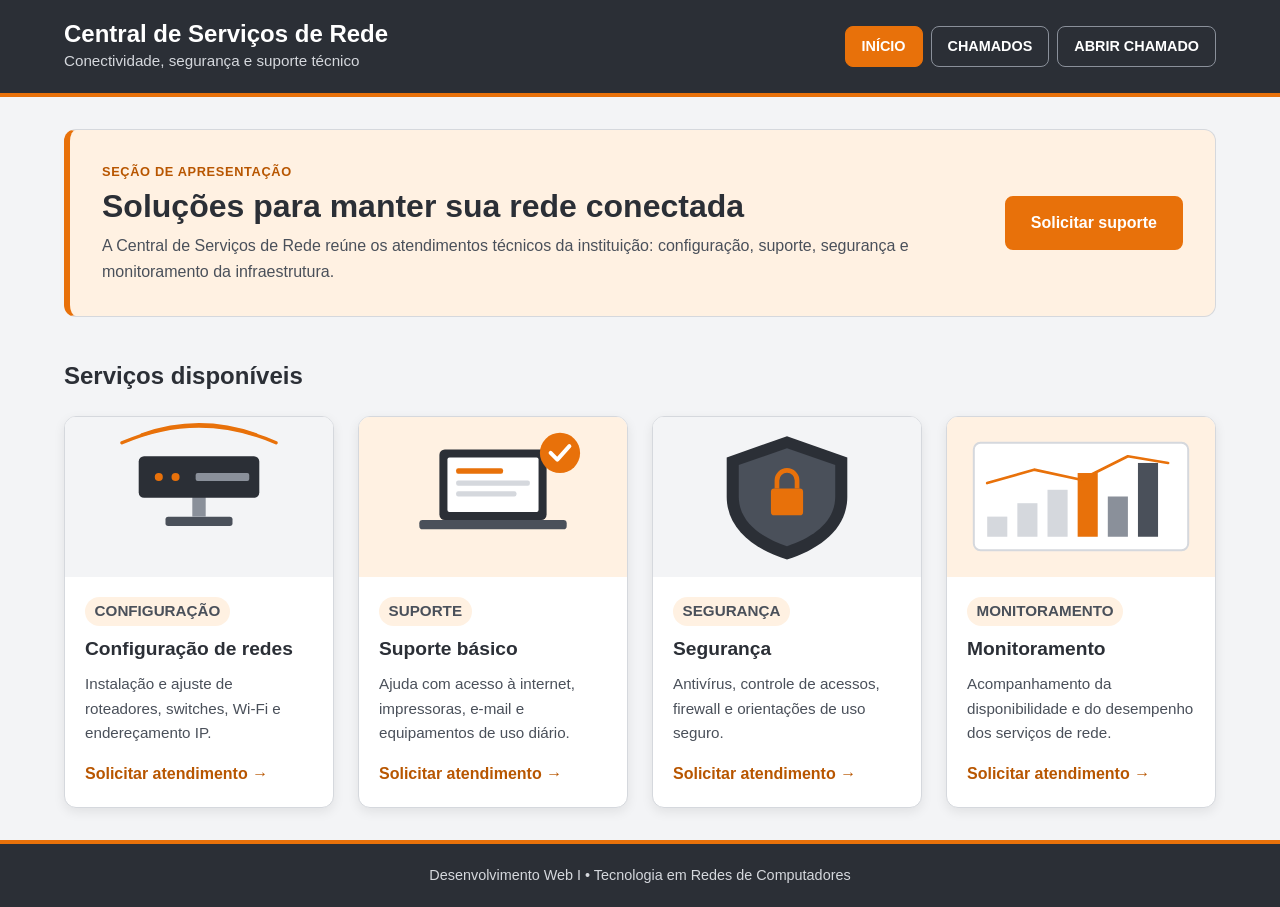
<file: index.html>
<!DOCTYPE html>
<html lang="pt-BR">
<head>
    <meta charset="UTF-8">
    <meta name="viewport" content="width=device-width, initial-scale=1.0">
    <title>Central de Serviços de Rede</title>
    <link rel="stylesheet" href="./assets/css/reset.css">
    <link rel="stylesheet" href="./assets/css/global.css">
    <link rel="stylesheet" href="./assets/css/index.css">
</head>
<body>
    <header class="cabecalho">
        <div class="container cabecalho-conteudo">
            <div>
                <h1>Central de Serviços de Rede</h1>
                <p class="descricao">Conectividade, segurança e suporte técnico</p>
            </div>

            <nav class="menu" aria-label="Navegação principal">
                <ul>
                    <li><a href="./index.html" aria-current="page">Início</a></li>
                    <li><a href="./chamados.html">Chamados</a></li>
                    <li><a href="./abrir-chamado.html">Abrir chamado</a></li>
                </ul>
            </nav>
        </div>
    </header>

    <main class="container">
        <section class="apresentacao">
            <div class="apresentacao-texto">
                <p class="rotulo">Seção de apresentação</p>
                <h2>Soluções para manter sua rede conectada</h2>
                <p>
                    A Central de Serviços de Rede reúne os atendimentos técnicos
                    da instituição: configuração, suporte, segurança e
                    monitoramento da infraestrutura.
                </p>
            </div>
            <a class="botao" href="./abrir-chamado.html">Solicitar suporte</a>
        </section>

        <section class="servicos">
            <h2>Serviços disponíveis</h2>

            <div class="lista-servicos">
                <article class="cartao-servico">
                    <img src="./assets/img/redes.svg"
                         alt="Roteador com ondas de sinal sem fio">
                    <div class="conteudo-cartao">
                        <p class="categoria">Configuração</p>
                        <h3>Configuração de redes</h3>
                        <p>Instalação e ajuste de roteadores, switches, Wi-Fi e endereçamento IP.</p>
                        <a class="link-chamado" href="./abrir-chamado.html">Solicitar atendimento →</a>
                    </div>
                </article>

                <article class="cartao-servico">
                    <img src="./assets/img/suporte.svg"
                         alt="Computador com sinal de verificado">
                    <div class="conteudo-cartao">
                        <p class="categoria">Suporte</p>
                        <h3>Suporte básico</h3>
                        <p>Ajuda com acesso à internet, impressoras, e-mail e equipamentos de uso diário.</p>
                        <a class="link-chamado" href="./abrir-chamado.html">Solicitar atendimento →</a>
                    </div>
                </article>

                <article class="cartao-servico">
                    <img src="./assets/img/seguranca.svg"
                         alt="Escudo com cadeado representando segurança da informação">
                    <div class="conteudo-cartao">
                        <p class="categoria">Segurança</p>
                        <h3>Segurança</h3>
                        <p>Antivírus, controle de acessos, firewall e orientações de uso seguro.</p>
                        <a class="link-chamado" href="./abrir-chamado.html">Solicitar atendimento →</a>
                    </div>
                </article>

                <article class="cartao-servico">
                    <img src="./assets/img/monitoramento.svg"
                         alt="Painel com gráfico de barras e linha de desempenho">
                    <div class="conteudo-cartao">
                        <p class="categoria">Monitoramento</p>
                        <h3>Monitoramento</h3>
                        <p>Acompanhamento da disponibilidade e do desempenho dos serviços de rede.</p>
                        <a class="link-chamado" href="./abrir-chamado.html">Solicitar atendimento →</a>
                    </div>
                </article>
            </div>
        </section>
    </main>

    <footer class="rodape">
        <div class="container">
            <p>Desenvolvimento Web I • Tecnologia em Redes de Computadores</p>
        </div>
    </footer>
</body>
</html>
</file>
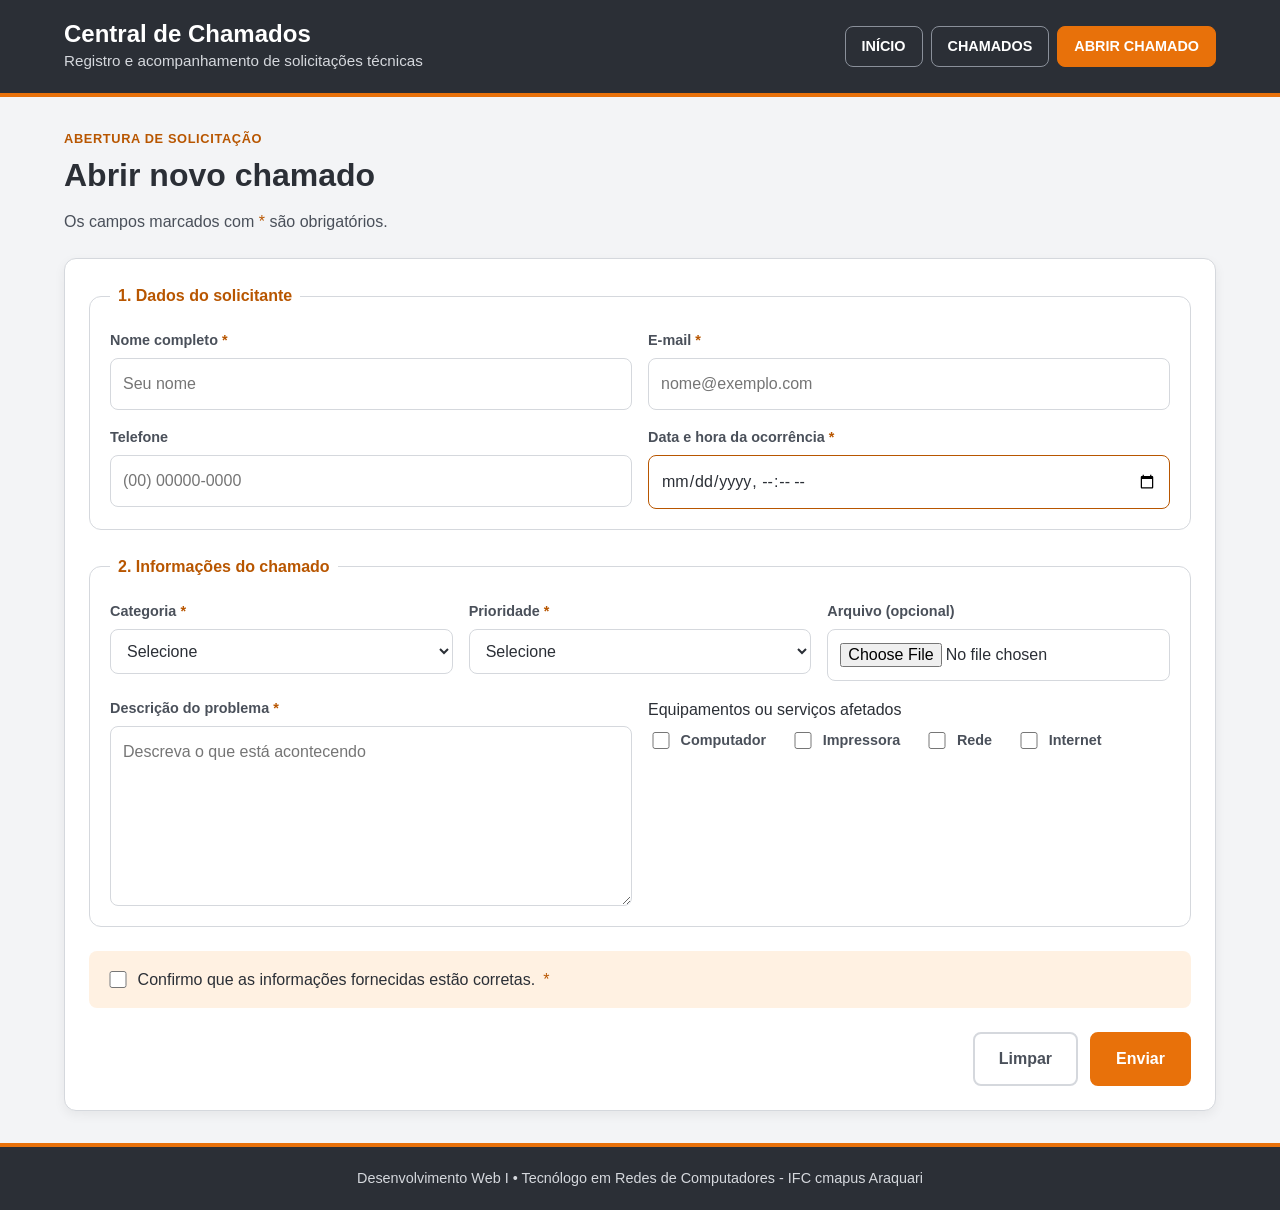
<file: abrir-chamado.html>
<!DOCTYPE html>
<html lang="pt-BR">
<head>
    <meta charset="UTF-8">
    <meta name="viewport" content="width=device-width, initial-scale=1.0">
    <title>Abrir chamado | Central de Serviços de Rede</title>
    <link rel="stylesheet" href="./assets/css/reset.css">
    <link rel="stylesheet" href="./assets/css/global.css">
    <link rel="stylesheet" href="./assets/css/abrir-chamado.css">
</head>
<body>
    <header class="cabecalho">
        <div class="container cabecalho-conteudo">
            <div>
                <h1>Central de Chamados</h1>
                <p class="descricao">Registro e acompanhamento de solicitações técnicas</p>
            </div>

            <nav class="menu" aria-label="Navegação principal">
                <ul>
                    <li><a href="./index.html">Início</a></li>
                    <li><a href="./chamados.html">Chamados</a></li>
                    <li><a href="./abrir-chamado.html" aria-current="page">Abrir chamado</a></li>
                </ul>
            </nav>
        </div>
    </header>

    <main class="container">
        <section class="introducao-formulario">
            <p class="rotulo">Abertura de solicitação</p>
            <h2>Abrir novo chamado</h2>
            <p>Os campos marcados com <span class="obrigatorio">*</span> são obrigatórios.</p>
        </section>

        <form class="formulario-chamado" action="#" method="post" enctype="multipart/form-data">
            <fieldset class="grupo">
                <legend>1. Dados do solicitante</legend>

                <div class="linha-campos">
                    <div class="campo">
                        <label for="nome">Nome completo <span class="obrigatorio">*</span></label>
                        <input type="text" id="nome" name="nome" minlength="3" maxlength="80"
                               autocomplete="name" placeholder="Seu nome" required>
                    </div>

                    <div class="campo">
                        <label for="email">E-mail <span class="obrigatorio">*</span></label>
                        <input type="email" id="email" name="email" maxlength="100"
                               autocomplete="email" placeholder="nome@exemplo.com" required>
                    </div>
                </div>

                <div class="linha-campos">
                    <div class="campo">
                        <label for="telefone">Telefone</label>
                        <input type="tel" id="telefone" name="telefone" maxlength="20"
                               autocomplete="tel" placeholder="(00) 00000-0000">
                    </div>

                    <div class="campo">
                        <label for="data-hora">Data e hora da ocorrência <span class="obrigatorio">*</span></label>
                        <input type="datetime-local" id="data-hora" name="data-hora" required>
                    </div>
                </div>
            </fieldset>

            <fieldset class="grupo">
                <legend>2. Informações do chamado</legend>

                <div class="linha-campos">
                    <div class="campo">
                        <label for="categoria">Categoria <span class="obrigatorio">*</span></label>
                        <select id="categoria" name="categoria" required>
                            <option value="">Selecione</option>
                            <option value="configuracao">Configuração de redes</option>
                            <option value="suporte">Suporte básico</option>
                            <option value="seguranca">Segurança</option>
                            <option value="monitoramento">Monitoramento</option>
                        </select>
                    </div>

                    <div class="campo">
                        <label for="prioridade">Prioridade <span class="obrigatorio">*</span></label>
                        <select id="prioridade" name="prioridade" required>
                            <option value="">Selecione</option>
                            <option value="baixa">Baixa</option>
                            <option value="media">Média</option>
                            <option value="alta">Alta</option>
                        </select>
                    </div>

                    <div class="campo">
                        <label for="anexo">Arquivo (opcional)</label>
                        <input type="file" id="anexo" name="anexo" accept=".png,.jpg,.jpeg,.pdf">
                    </div>
                </div>

                <div class="linha-campos">
                    <div class="campo">
                        <label for="descricao">Descrição do problema <span class="obrigatorio">*</span></label>
                        <textarea id="descricao" name="descricao" rows="6" minlength="10"
                                  maxlength="500" placeholder="Descreva o que está acontecendo"
                                  required></textarea>
                    </div>

                    <div class="campo">
                        <span id="rotulo-afetados">Equipamentos ou serviços afetados</span>
                        <div class="opcoes" role="group" aria-labelledby="rotulo-afetados">
                            <label class="opcao" for="afetado-computador">
                                <input type="checkbox" id="afetado-computador" name="afetados" value="computador">
                                Computador
                            </label>
                            <label class="opcao" for="afetado-impressora">
                                <input type="checkbox" id="afetado-impressora" name="afetados" value="impressora">
                                Impressora
                            </label>
                            <label class="opcao" for="afetado-rede">
                                <input type="checkbox" id="afetado-rede" name="afetados" value="rede">
                                Rede
                            </label>
                            <label class="opcao" for="afetado-internet">
                                <input type="checkbox" id="afetado-internet" name="afetados" value="internet">
                                Internet
                            </label>
                        </div>
                    </div>
                </div>
            </fieldset>

            <div class="confirmacao">
                <label class="opcao" for="confirmacao">
                    <input type="checkbox" id="confirmacao" name="confirmacao" value="sim" required>
                    Confirmo que as informações fornecidas estão corretas. <span class="obrigatorio">*</span>
                </label>
            </div>

            <div class="acoes-formulario">
                <button type="reset" class="botao botao-secundario">Limpar</button>
                <button type="submit" class="botao">Enviar</button>
            </div>
        </form>
    </main>

    <footer class="rodape">
        <div class="container">
            <p>Desenvolvimento Web I • Tecnólogo em Redes de Computadores - IFC cmapus Araquari</p>
        </div>
    </footer>
</body>
</html>
</file>
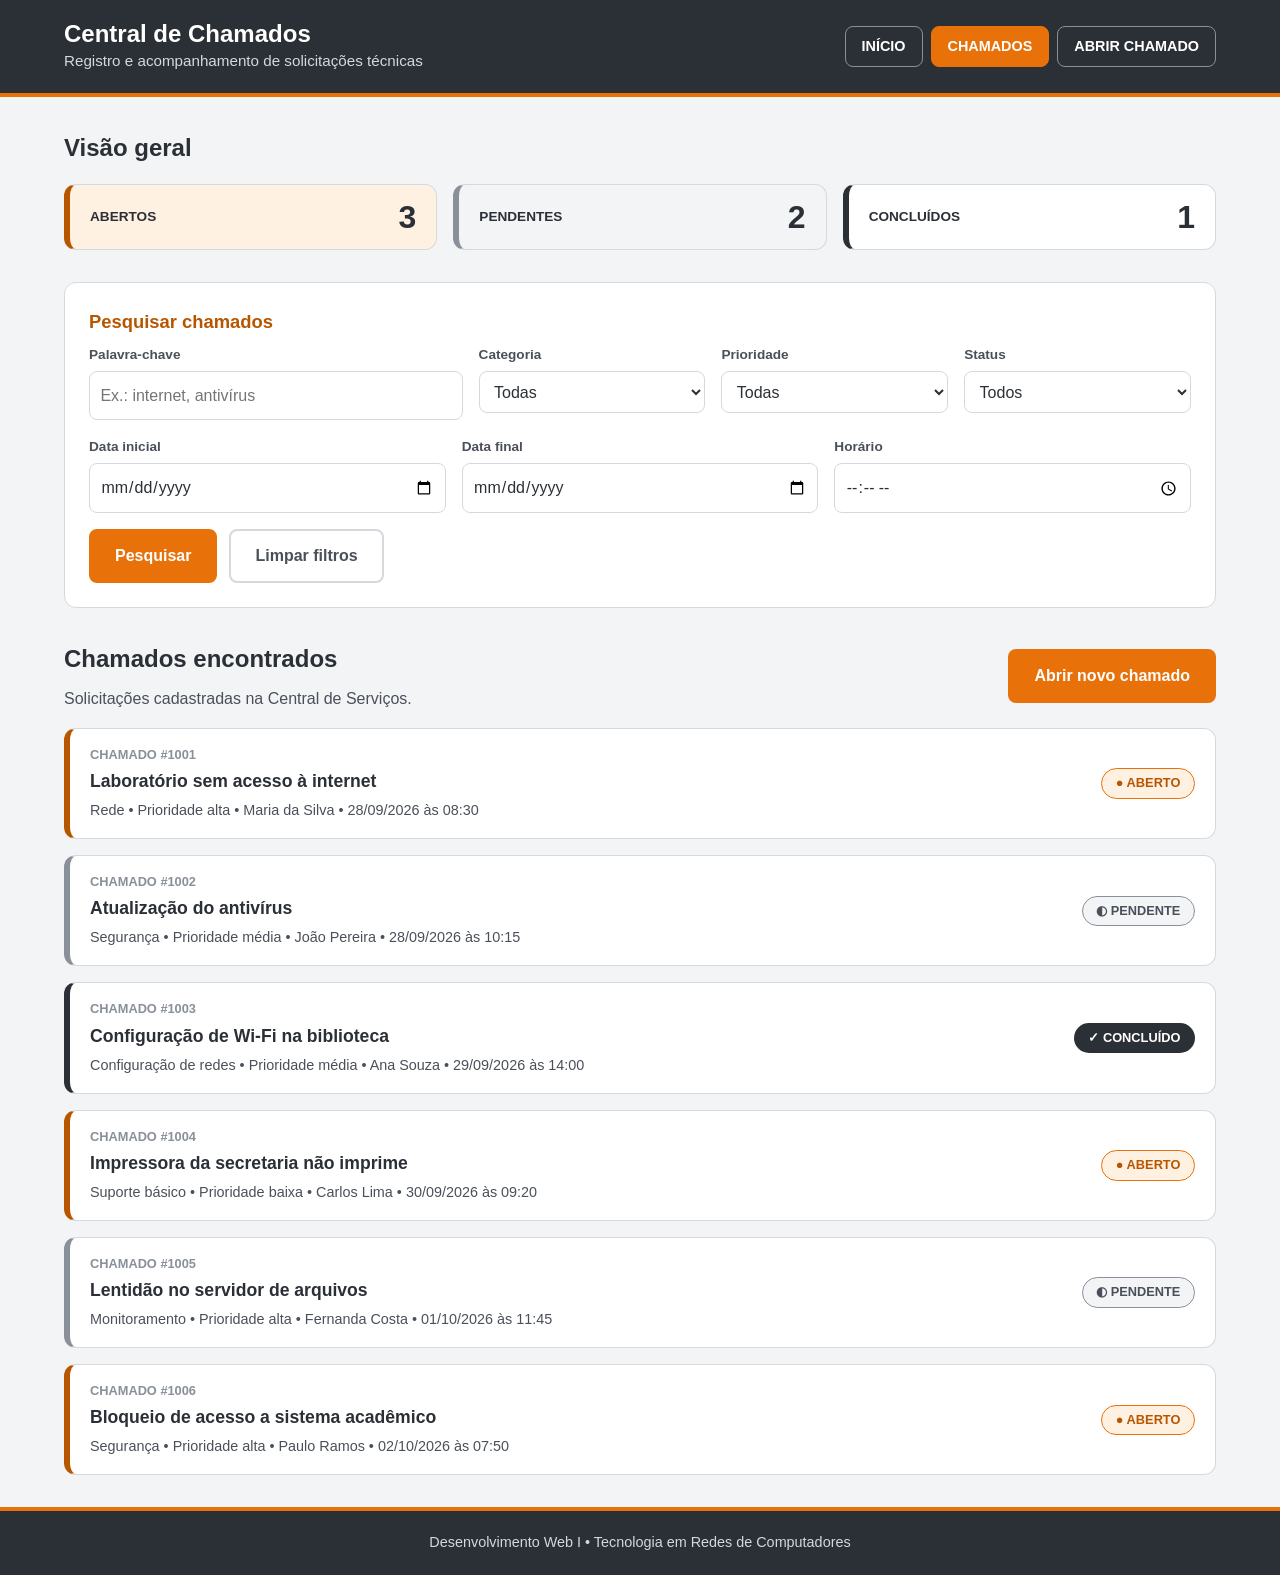
<file: chamados.html>
<!DOCTYPE html>
<html lang="pt-BR">
<head>
    <meta charset="UTF-8">
    <meta name="viewport" content="width=device-width, initial-scale=1.0">
    <title>Chamados | Central de Serviços de Rede</title>
    <link rel="stylesheet" href="./assets/css/reset.css">
    <link rel="stylesheet" href="./assets/css/global.css">
    <link rel="stylesheet" href="./assets/css/chamados.css">
</head>
<body>
    <header class="cabecalho">
        <div class="container cabecalho-conteudo">
            <div>
                <h1>Central de Chamados</h1>
                <p class="descricao">Registro e acompanhamento de solicitações técnicas</p>
            </div>

            <nav class="menu" aria-label="Navegação principal">
                <ul>
                    <li><a href="./index.html">Início</a></li>
                    <li><a href="./chamados.html" aria-current="page">Chamados</a></li>
                    <li><a href="./abrir-chamado.html">Abrir chamado</a></li>
                </ul>
            </nav>
        </div>
    </header>

    <main class="container">
        <section aria-labelledby="titulo-visao">
            <h2 id="titulo-visao" class="titulo-secao">Visão geral</h2>
            <div class="indicadores">
                <article class="indicador indicador-aberto">
                    <p>Abertos</p>
                    <strong>3</strong>
                </article>
                <article class="indicador indicador-pendente">
                    <p>Pendentes</p>
                    <strong>2</strong>
                </article>
                <article class="indicador indicador-concluido">
                    <p>Concluídos</p>
                    <strong>1</strong>
                </article>
            </div>
        </section>

        <section class="pesquisa" aria-labelledby="titulo-pesquisa">
            <h2 id="titulo-pesquisa">Pesquisar chamados</h2>

            <form class="formulario-pesquisa" action="#" method="get">
                <div class="linha-campos">
                    <div class="campo campo-grande">
                        <label for="palavra-chave">Palavra-chave</label>
                        <input type="search" id="palavra-chave" name="palavra-chave"
                               placeholder="Ex.: internet, antivírus">
                    </div>

                    <div class="campo">
                        <label for="categoria">Categoria</label>
                        <select id="categoria" name="categoria">
                            <option value="">Todas</option>
                            <option value="configuracao">Configuração de redes</option>
                            <option value="suporte">Suporte básico</option>
                            <option value="seguranca">Segurança</option>
                            <option value="monitoramento">Monitoramento</option>
                        </select>
                    </div>

                    <div class="campo">
                        <label for="prioridade">Prioridade</label>
                        <select id="prioridade" name="prioridade">
                            <option value="">Todas</option>
                            <option value="baixa">Baixa</option>
                            <option value="media">Média</option>
                            <option value="alta">Alta</option>
                        </select>
                    </div>

                    <div class="campo">
                        <label for="status">Status</label>
                        <select id="status" name="status">
                            <option value="">Todos</option>
                            <option value="aberto">Aberto</option>
                            <option value="pendente">Pendente</option>
                            <option value="concluido">Concluído</option>
                        </select>
                    </div>
                </div>

                <div class="linha-campos">
                    <div class="campo">
                        <label for="data-inicial">Data inicial</label>
                        <input type="date" id="data-inicial" name="data-inicial">
                    </div>

                    <div class="campo">
                        <label for="data-final">Data final</label>
                        <input type="date" id="data-final" name="data-final">
                    </div>

                    <div class="campo">
                        <label for="horario">Horário</label>
                        <input type="time" id="horario" name="horario">
                    </div>
                </div>

                <div class="acoes-pesquisa">
                    <button type="submit" class="botao">Pesquisar</button>
                    <button type="reset" class="botao botao-secundario">Limpar filtros</button>
                </div>
            </form>
        </section>

        <section aria-labelledby="titulo-listagem">
            <div class="cabecalho-listagem">
                <div>
                    <h2 id="titulo-listagem">Chamados encontrados</h2>
                    <p>Solicitações cadastradas na Central de Serviços.</p>
                </div>
                <a class="botao" href="./abrir-chamado.html">Abrir novo chamado</a>
            </div>

            <div class="lista-chamados">
                <article class="chamado chamado-aberto">
                    <div class="chamado-info">
                        <p class="numero">Chamado #1001</p>
                        <h3>Laboratório sem acesso à internet</h3>
                        <p class="detalhes">
                            Rede • Prioridade alta • Maria da Silva •
                            <time datetime="2026-09-28T08:30">28/09/2026 às 08:30</time>
                        </p>
                    </div>
                    <span class="status status-aberto">● Aberto</span>
                </article>

                <article class="chamado chamado-pendente">
                    <div class="chamado-info">
                        <p class="numero">Chamado #1002</p>
                        <h3>Atualização do antivírus</h3>
                        <p class="detalhes">
                            Segurança • Prioridade média • João Pereira •
                            <time datetime="2026-09-28T10:15">28/09/2026 às 10:15</time>
                        </p>
                    </div>
                    <span class="status status-pendente">◐ Pendente</span>
                </article>

                <article class="chamado chamado-concluido">
                    <div class="chamado-info">
                        <p class="numero">Chamado #1003</p>
                        <h3>Configuração de Wi-Fi na biblioteca</h3>
                        <p class="detalhes">
                            Configuração de redes • Prioridade média • Ana Souza •
                            <time datetime="2026-09-29T14:00">29/09/2026 às 14:00</time>
                        </p>
                    </div>
                    <span class="status status-concluido">✓ Concluído</span>
                </article>

                <article class="chamado chamado-aberto">
                    <div class="chamado-info">
                        <p class="numero">Chamado #1004</p>
                        <h3>Impressora da secretaria não imprime</h3>
                        <p class="detalhes">
                            Suporte básico • Prioridade baixa • Carlos Lima •
                            <time datetime="2026-09-30T09:20">30/09/2026 às 09:20</time>
                        </p>
                    </div>
                    <span class="status status-aberto">● Aberto</span>
                </article>

                <article class="chamado chamado-pendente">
                    <div class="chamado-info">
                        <p class="numero">Chamado #1005</p>
                        <h3>Lentidão no servidor de arquivos</h3>
                        <p class="detalhes">
                            Monitoramento • Prioridade alta • Fernanda Costa •
                            <time datetime="2026-10-01T11:45">01/10/2026 às 11:45</time>
                        </p>
                    </div>
                    <span class="status status-pendente">◐ Pendente</span>
                </article>

                <article class="chamado chamado-aberto">
                    <div class="chamado-info">
                        <p class="numero">Chamado #1006</p>
                        <h3>Bloqueio de acesso a sistema acadêmico</h3>
                        <p class="detalhes">
                            Segurança • Prioridade alta • Paulo Ramos •
                            <time datetime="2026-10-02T07:50">02/10/2026 às 07:50</time>
                        </p>
                    </div>
                    <span class="status status-aberto">● Aberto</span>
                </article>
            </div>
        </section>
    </main>

    <footer class="rodape">
        <div class="container">
            <p>Desenvolvimento Web I • Tecnologia em Redes de Computadores</p>
        </div>
    </footer>
</body>
</html>
</file>
<file: assets/css/global.css>
:root {
    --laranja: #e8710a;
    --laranja-escuro: #b85600;
    --laranja-claro: #fff1e2;
    --cinza-900: #2b2f36;
    --cinza-700: #4a505a;
    --cinza-500: #8a909a;
    --cinza-300: #d5d8dd;
    --cinza-100: #f3f4f6;
    --branco: #ffffff;
}

body {
    font-family: "Segoe UI", Arial, sans-serif;
    line-height: 1.6;
    color: var(--cinza-900);
    background-color: var(--cinza-100);
}

.container {
    width: 90%;
    max-width: 1200px;
    margin: 0 auto;
}

.cabecalho {
    background-color: var(--cinza-900);
    color: var(--branco);
    border-bottom: 4px solid var(--laranja);
}

.cabecalho-conteudo {
    display: flex;
    flex-wrap: wrap;
    align-items: center;
    justify-content: space-between;
    gap: 1rem;
    padding: 1.25rem 0;
}

.cabecalho h1 {
    font-size: 1.5rem;
    line-height: 1.2;
}

.cabecalho .descricao {
    color: var(--cinza-300);
    font-size: 0.95rem;
}

.menu ul {
    display: flex;
    flex-wrap: wrap;
    gap: 0.5rem;
}

.menu a {
    display: block;
    padding: 0.5rem 1rem;
    border: 1px solid var(--cinza-500);
    border-radius: 0.5rem;
    font-weight: 600;
    font-size: 0.9rem;
    text-transform: uppercase;
    transition: background-color 0.2s, border-color 0.2s;
}

.menu a:hover {
    background-color: var(--cinza-700);
}

.menu a[aria-current="page"] {
    background-color: var(--laranja);
    border-color: var(--laranja);
    color: var(--branco);
}

main {
    padding: 2rem 0;
}

h2 {
    font-size: 1.5rem;
    color: var(--cinza-900);
    margin-bottom: 0.5rem;
}

.botao {
    display: inline-block;
    padding: 0.75rem 1.5rem;
    border: 2px solid var(--laranja);
    border-radius: 0.5rem;
    background-color: var(--laranja);
    color: var(--branco);
    font-weight: 700;
    cursor: pointer;
    text-align: center;
    transition: background-color 0.2s;
}

.botao:hover {
    background-color: var(--laranja-escuro);
    border-color: var(--laranja-escuro);
}

.botao-secundario {
    background-color: var(--branco);
    color: var(--cinza-700);
    border-color: var(--cinza-300);
}

.botao-secundario:hover {
    background-color: var(--cinza-100);
    border-color: var(--cinza-500);
}

/* foco visível para navegação por teclado */
a:focus-visible,
button:focus-visible,
input:focus-visible,
select:focus-visible,
textarea:focus-visible {
    outline: 3px solid var(--laranja);
    outline-offset: 2px;
}

.rodape {
    background-color: var(--cinza-900);
    color: var(--cinza-300);
    border-top: 4px solid var(--laranja);
    text-align: center;
    padding: 1.25rem 0;
    font-size: 0.9rem;
}

@media (max-width: 600px) {
    .cabecalho-conteudo {
        flex-direction: column;
        align-items: flex-start;
    }

    .menu ul {
        width: 100%;
    }

    .menu li {
        flex: 1 1 auto;
    }

    .menu a {
        text-align: center;
    }
}
</file>
<file: assets/css/index.css>
.apresentacao {
    display: flex;
    flex-wrap: wrap;
    align-items: center;
    justify-content: space-between;
    gap: 1.5rem;
    padding: 2rem;
    background-color: var(--laranja-claro);
    border: 1px solid var(--cinza-300);
    border-left: 6px solid var(--laranja);
    border-radius: 0.75rem;
    margin-bottom: 2.5rem;
}

.apresentacao-texto {
    flex: 1 1 320px;
}

.apresentacao .rotulo {
    color: var(--laranja-escuro);
    font-size: 0.8rem;
    font-weight: 700;
    letter-spacing: 0.05em;
    text-transform: uppercase;
}

.apresentacao h2 {
    font-size: 2rem;
    line-height: 1.2;
    margin: 0.25rem 0 0.5rem;
}

.apresentacao p {
    color: var(--cinza-700);
}

.servicos h2 {
    margin-bottom: 1.25rem;
}

.lista-servicos {
    display: flex;
    flex-wrap: wrap;
    gap: 1.5rem;
}

.cartao-servico {
    flex: 1 1 240px;
    display: flex;
    flex-direction: column;
    overflow: hidden;
    background-color: var(--branco);
    border: 1px solid var(--cinza-300);
    border-radius: 0.75rem;
    box-shadow: 0 4px 12px rgba(0, 0, 0, 0.08);
}

.cartao-servico img {
    width: 100%;
    height: 160px;
    object-fit: cover;
    background-color: var(--cinza-100);
}

.conteudo-cartao {
    display: flex;
    flex-direction: column;
    flex: 1;
    gap: 0.5rem;
    padding: 1.25rem;
}

.categoria {
    align-self: flex-start;
    padding: 0.15rem 0.6rem;
    border-radius: 999px;
    background-color: var(--laranja-claro);
    color: var(--laranja-escuro);
    font-size: 0.75rem;
    font-weight: 700;
    text-transform: uppercase;
}

.conteudo-cartao h3 {
    font-size: 1.2rem;
}

.conteudo-cartao p {
    color: var(--cinza-700);
    font-size: 0.95rem;
}

.link-chamado {
    margin-top: auto;
    padding-top: 0.5rem;
    color: var(--laranja-escuro);
    font-weight: 700;
}

.link-chamado:hover {
    text-decoration: underline;
}

@media (max-width: 600px) {
    .apresentacao {
        padding: 1.25rem;
    }

    .apresentacao h2 {
        font-size: 1.5rem;
    }

    .apresentacao .botao {
        width: 100%;
    }
}
</file>
<file: assets/css/abrir-chamado.css>
.introducao-formulario {
    margin-bottom: 1.5rem;
}

.introducao-formulario .rotulo {
    color: var(--laranja-escuro);
    font-size: 0.8rem;
    font-weight: 700;
    letter-spacing: 0.05em;
    text-transform: uppercase;
}

.introducao-formulario h2 {
    font-size: 2rem;
}

.introducao-formulario p {
    color: var(--cinza-700);
}

.formulario-chamado {
    display: flex;
    flex-direction: column;
    gap: 1.5rem;
    padding: 1.5rem;
    background-color: var(--branco);
    border: 1px solid var(--cinza-300);
    border-radius: 0.75rem;
    box-shadow: 0 4px 12px rgba(0, 0, 0, 0.06);
}

.grupo {
    display: flex;
    flex-direction: column;
    gap: 1rem;
    padding: 1.25rem;
    border: 1px solid var(--cinza-300);
    border-radius: 0.75rem;
}

.grupo legend {
    padding: 0 0.5rem;
    font-weight: 700;
    color: var(--laranja-escuro);
}

.linha-campos {
    display: flex;
    flex-wrap: wrap;
    gap: 1rem;
}

.campo {
    flex: 1 1 220px;
    display: flex;
    flex-direction: column;
    gap: 0.4rem;
}

.campo label {
    font-size: 0.9rem;
    font-weight: 600;
    color: var(--cinza-700);
}

.campo input,
.campo select,
.campo textarea {
    width: 100%;
    padding: 0.75rem;
    border: 1px solid var(--cinza-300);
    border-radius: 0.5rem;
    background-color: var(--branco);
}

.campo textarea {
    resize: vertical;
}

.campo input:invalid:not(:placeholder-shown),
.campo textarea:invalid:not(:placeholder-shown) {
    border-color: var(--laranja-escuro);
}

.obrigatorio {
    color: var(--laranja-escuro);
}

.opcoes {
    display: flex;
    flex-wrap: wrap;
    gap: 0.5rem 1.5rem;
}

.opcao {
    display: flex;
    align-items: center;
    gap: 0.5rem;
    cursor: pointer;
}

.opcao input {
    width: 1.1rem;
    height: 1.1rem;
    accent-color: var(--laranja);
}

.confirmacao {
    padding: 1rem;
    background-color: var(--laranja-claro);
    border-radius: 0.5rem;
}

.acoes-formulario {
    display: flex;
    flex-wrap: wrap;
    justify-content: flex-end;
    gap: 0.75rem;
}

@media (max-width: 600px) {
    .introducao-formulario h2 {
        font-size: 1.5rem;
    }

    .formulario-chamado,
    .grupo {
        padding: 1rem;
    }

    .acoes-formulario .botao {
        flex: 1 1 100%;
    }
}
</file>
<file: assets/css/chamados.css>
.titulo-secao {
    margin-bottom: 1rem;
}

.indicadores {
    display: flex;
    flex-wrap: wrap;
    gap: 1rem;
    margin-bottom: 2rem;
}

.indicador {
    flex: 1 1 200px;
    display: flex;
    align-items: center;
    justify-content: space-between;
    padding: 1rem 1.25rem;
    border: 1px solid var(--cinza-300);
    border-radius: 0.75rem;
    background-color: var(--branco);
}

.indicador p {
    font-weight: 700;
    text-transform: uppercase;
    font-size: 0.85rem;
}

.indicador strong {
    font-size: 2rem;
    line-height: 1;
}

.indicador-aberto {
    border-left: 6px solid var(--laranja-escuro);
    background-color: var(--laranja-claro);
}

.indicador-pendente {
    border-left: 6px solid var(--cinza-500);
    background-color: var(--cinza-100);
}

.indicador-concluido {
    border-left: 6px solid var(--cinza-900);
    background-color: var(--branco);
}

.pesquisa {
    padding: 1.5rem;
    margin-bottom: 2rem;
    background-color: var(--branco);
    border: 1px solid var(--cinza-300);
    border-radius: 0.75rem;
}

.pesquisa h2 {
    font-size: 1.15rem;
    color: var(--laranja-escuro);
}

.formulario-pesquisa {
    display: flex;
    flex-direction: column;
    gap: 1rem;
}

.linha-campos {
    display: flex;
    flex-wrap: wrap;
    gap: 1rem;
}

.campo {
    flex: 1 1 180px;
    display: flex;
    flex-direction: column;
    gap: 0.35rem;
}

.campo-grande {
    flex: 2 1 280px;
}

.campo label {
    font-size: 0.85rem;
    font-weight: 600;
    color: var(--cinza-700);
}

.campo input,
.campo select {
    width: 100%;
    padding: 0.65rem;
    border: 1px solid var(--cinza-300);
    border-radius: 0.5rem;
    background-color: var(--branco);
}

.acoes-pesquisa {
    display: flex;
    flex-wrap: wrap;
    align-items: center;
    gap: 0.75rem;
}

.cabecalho-listagem {
    display: flex;
    flex-wrap: wrap;
    align-items: center;
    justify-content: space-between;
    gap: 1rem;
    margin-bottom: 1rem;
}

.cabecalho-listagem p {
    color: var(--cinza-700);
}

.lista-chamados {
    display: flex;
    flex-direction: column;
    gap: 1rem;
}

.chamado {
    display: flex;
    flex-wrap: wrap;
    align-items: center;
    justify-content: space-between;
    gap: 0.75rem;
    padding: 1rem 1.25rem;
    background-color: var(--branco);
    border: 1px solid var(--cinza-300);
    border-left: 6px solid var(--cinza-500);
    border-radius: 0.75rem;
}

.chamado-aberto {
    border-left-color: var(--laranja-escuro);
}

.chamado-pendente {
    border-left-color: var(--cinza-500);
}

.chamado-concluido {
    border-left-color: var(--cinza-900);
}

.chamado-info {
    flex: 1 1 320px;
}

.numero {
    color: var(--cinza-500);
    font-size: 0.8rem;
    font-weight: 700;
    text-transform: uppercase;
}

.chamado h3 {
    font-size: 1.1rem;
    margin: 0.1rem 0 0.25rem;
}

.detalhes {
    color: var(--cinza-700);
    font-size: 0.9rem;
}

.status {
    padding: 0.25rem 0.85rem;
    border-radius: 999px;
    font-size: 0.8rem;
    font-weight: 700;
    text-transform: uppercase;
    border: 1px solid transparent;
}

.status-aberto {
    background-color: var(--laranja-claro);
    color: var(--laranja-escuro);
    border-color: var(--laranja);
}

.status-pendente {
    background-color: var(--cinza-100);
    color: var(--cinza-700);
    border-color: var(--cinza-500);
}

.status-concluido {
    background-color: var(--cinza-900);
    color: var(--branco);
}

@media (max-width: 600px) {
    .pesquisa {
        padding: 1rem;
    }

    .acoes-pesquisa .botao {
        flex: 1 1 100%;
    }

    .cabecalho-listagem .botao {
        width: 100%;
    }
}
</file>
